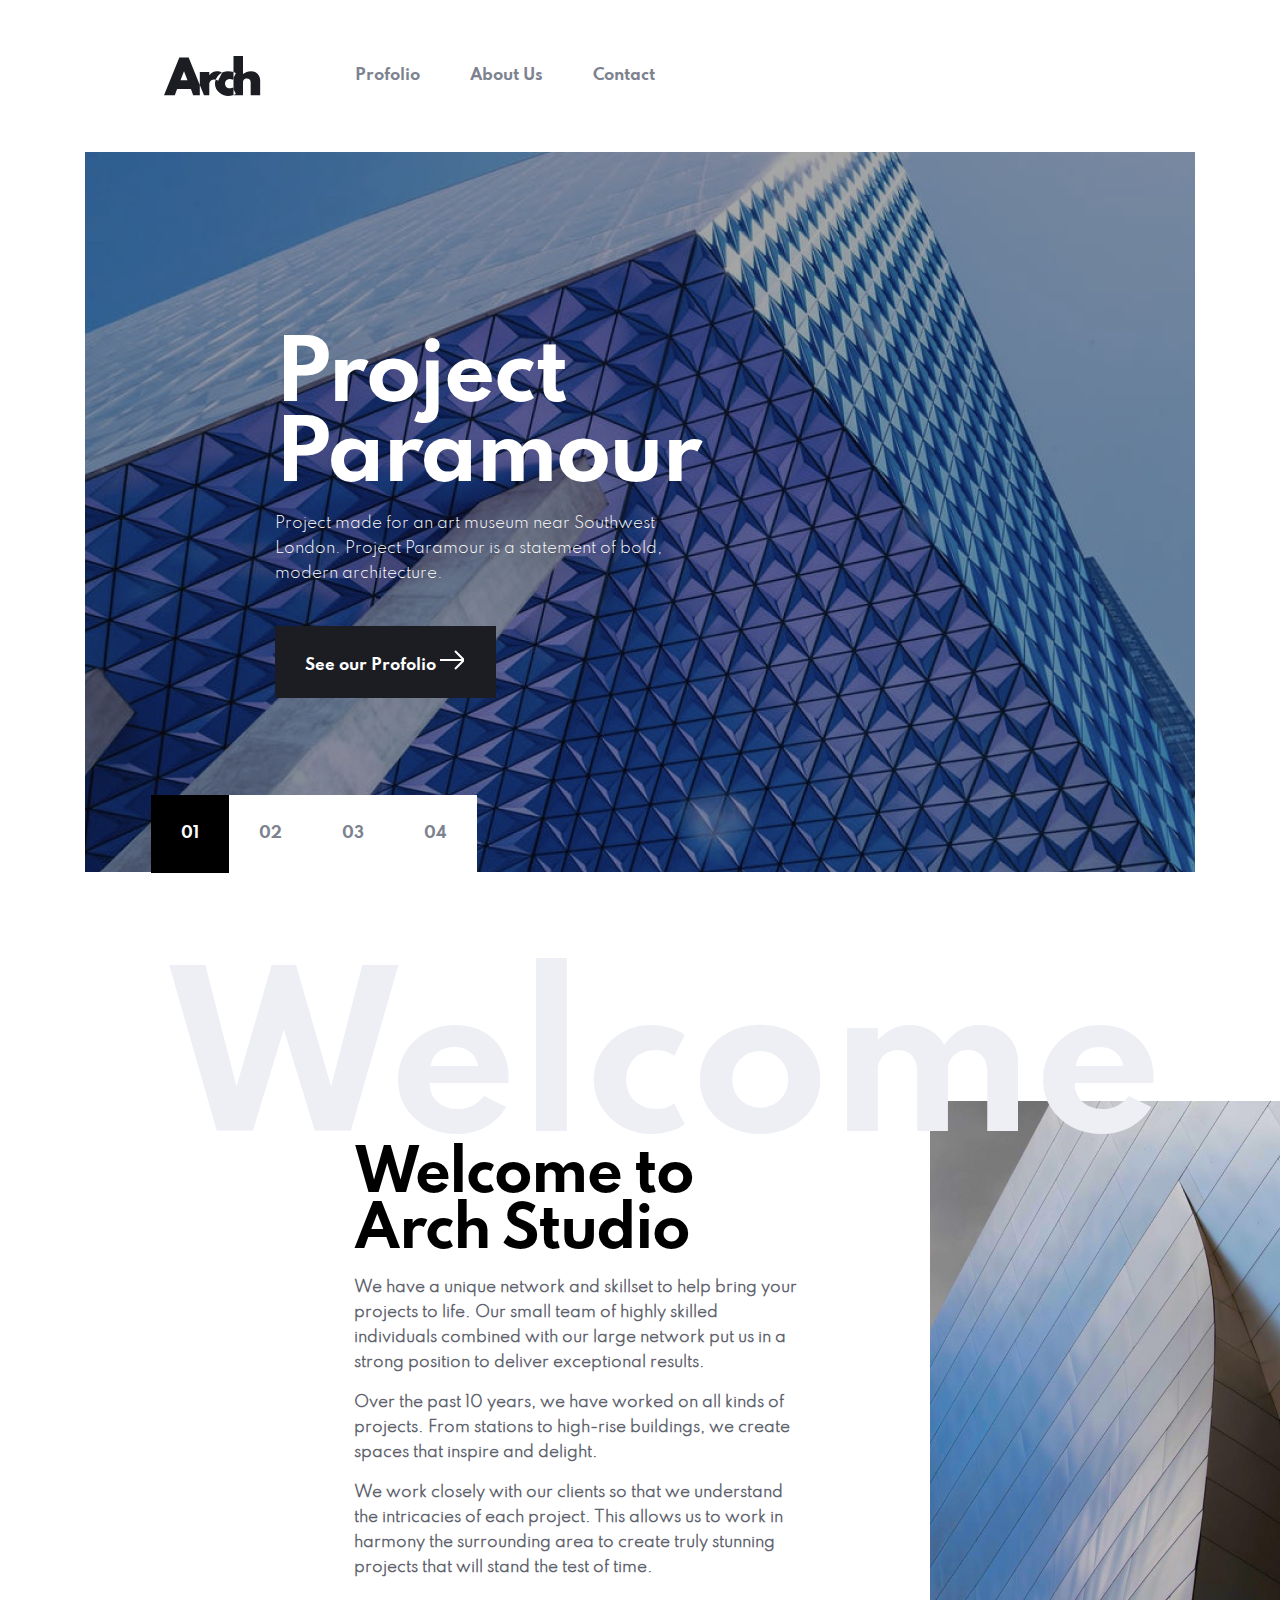
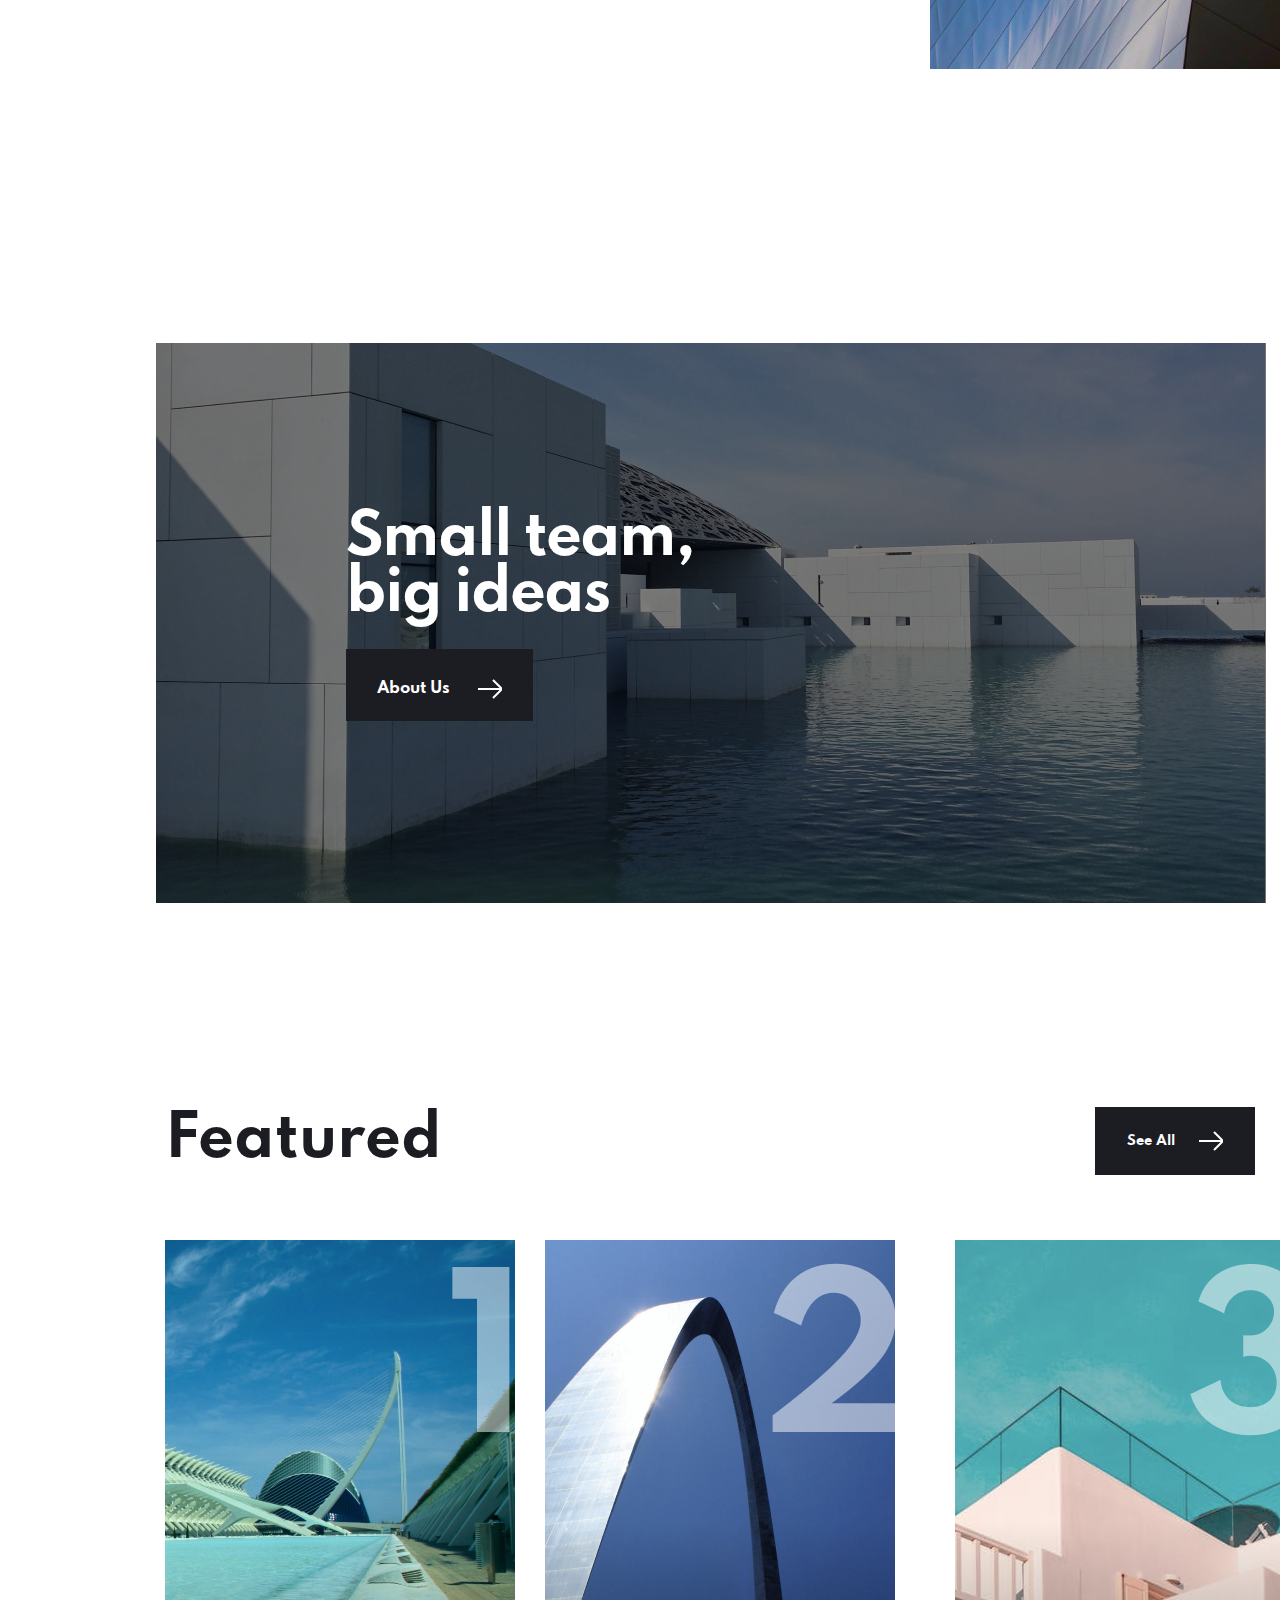
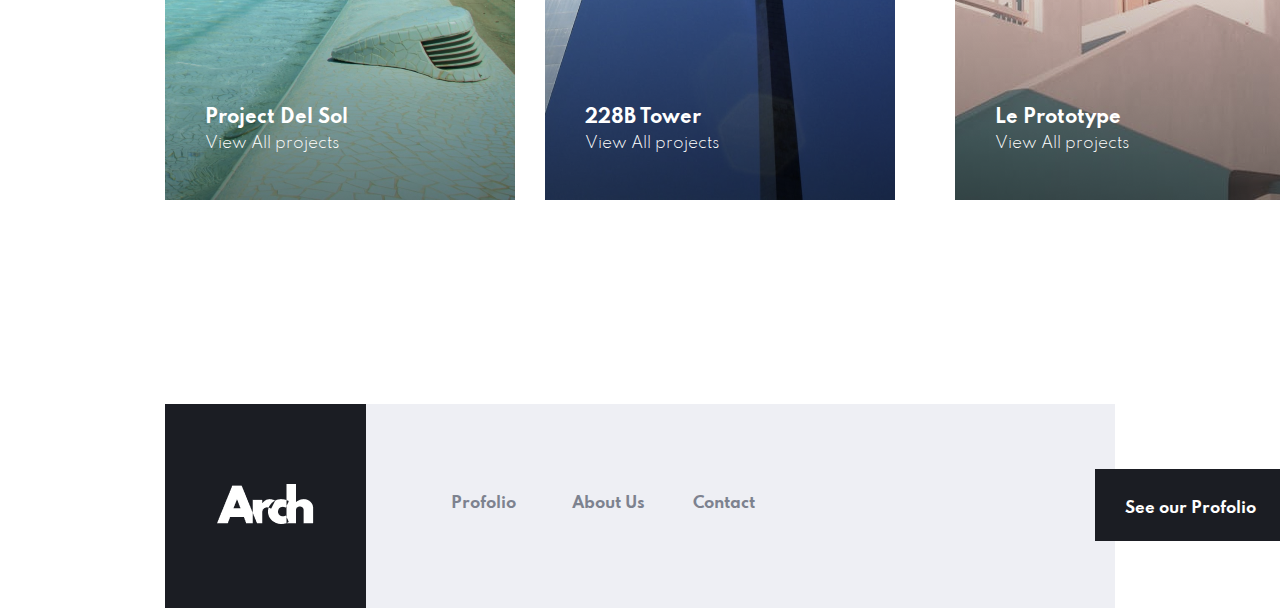
<file: index.html>
<!DOCTYPE html>
<html lang="en">
  <head>
    <meta charset="UTF-8" />
    <meta http-equiv="X-UA-Compatible" content="IE=edge" />
    <meta name="viewport" content="width=device-width, initial-scale=1.0" />
    <title>Main Page</title>
    <link rel="stylesheet" href="css/arch-website.css" />
  </head>
  <body>
    <div class="container">
      <header>
        <img src="Icons/arch-logo.svg" alt="arch-logo" class="arch-logo" />
        <ul>
          <li>
            <a href="profolio.html">Profolio</a>
          </li>
          <li>
            <a href="about.html">About Us</a>
          </li>
          <li>
            <a href="contact.html">Contact</a>
          </li>
        </ul>
      </header>
      <main>
        <section class="profolio">
          <section class="projects">
            <div class="building-pic">
              <img
                src="Images/building-image.png"
                alt="bulding pic"
                class="desktop-img"
              />
              <img src="Images/main-mobile-1.png" class="mobile-img" />
            </div>

            <div class="projects-details">
              <h1>Project Paramour</h1>
              <p>
                Project made for an art museum near Southwest London. Project
                Paramour is a statement of bold, modern architecture.
              </p>
              <button class="button">
                See our Profolio
                <img src="/Icons/arrowicon.svg" alt="arrow-icon" />
              </button>
            </div>
          </section>

          <section class="lists">
            <ol class="pagination">
              <li class="active-state">01</li>
              <li>02</li>
              <li>03</li>
              <li>04</li>
            </ol>
          </section>
        </section>
        <section class="arch-studio">
          <h1 class="welcome">Welcome</h1>
          <section class="arch-details">
            <div class="introduction">
              <h2>Welcome to Arch Studio</h2>
              <div class="info-arch">
                <p>
                  We have a unique network and skillset to help bring your
                  projects to life. Our small team of highly skilled individuals
                  combined with our large network put us in a strong position to
                  deliver exceptional results.
                </p>
                <p>
                  Over the past 10 years, we have worked on all kinds of
                  projects. From stations to high-rise buildings, we create
                  spaces that inspire and delight.
                </p>
                <p>
                  We work closely with our clients so that we understand the
                  intricacies of each project. This allows us to work in harmony
                  the surrounding area to create truly stunning projects that
                  will stand the test of time.
                </p>
              </div>
            </div>

            <div class="arch-studio-pic">
              <img
                src="Images/arch-studio.jpg"
                alt="arch-studio pic"
                class="desktop-img"
              />
            </div>
          </section>
        </section>

        <section class="ideas">
          <div class="house-img">
            <img
              src="Images/house-pic.png"
              alt="house-pic"
              class="desktop-img"
            />
            <img src="Images/house-mobile.png" class="mobile-img" />
          </div>
          <div class="ideas-info">
            <h1>Small team, big ideas</h1>
            <button>
              About Us
              <img src="/Icons/arrowicon.svg" alt="" />
            </button>
          </div>
        </section>
        <section class="featured">
          <div class="see-more">
            <h1>Featured</h1>
            <button>
              See All
              <img
                src="/Icons/arrowicon.svg"
                alt="arrow-icon"
                class="arrow-btn"
              />
            </button>
          </div>
          <section class="cards">
            <div class="card">
              <img src="Images/card-1.png" alt="" class="desktop-img" />
              <img src="Images/card1-mobile.png" alt="" class="mobile-img" />
              <div class="card-details">
                <h1>Project Del Sol</h1>
                <p>View All projects</p>
              </div>
            </div>
            <div class="card card-2">
              <img src="Images/card-2.png" alt="" class="desktop-img" />
              <img src="Images/card2-mobile.png" alt="" class="mobile-img" />
              <div class="card-details">
                <h1>228B Tower</h1>
                <p>View All projects</p>
              </div>
            </div>
            <div class="card card-2">
              <img src="Images/card-3.png" alt="" class="desktop-img" />
              <img src="Images/card3-mobile.png" alt="" class="mobile-img" />
              <div class="card-details">
                <h1>Le Prototype</h1>
                <p>View All projects</p>
              </div>
            </div>
            <button class="see-morebtn">
              See All
              <img
                src="/Icons/arrowicon.svg"
                alt="arrow-icon"
                class="arrow-btn"
              />
            </button>
          </section>
          <footer>
            <div class="logo">
              <img src="Icons/arch-logo-2.png   " alt="" />
            </div>

            <ol class="header-items">
              <a href="#">
                <li>Profolio</li>
              </a>
              <a href="#">
                <li class="about-us">About Us</li>
              </a>
              <a href="#">
                <li>Contact</li>
              </a>
            </ol>
            <button class="see-profolio">
              See our Profolio
              <img src="/Icons/arrowicon.svg" alt="" />
            </button>
          </footer>
        </section>
      </main>
    </div>
  </body>
</html>
</file>
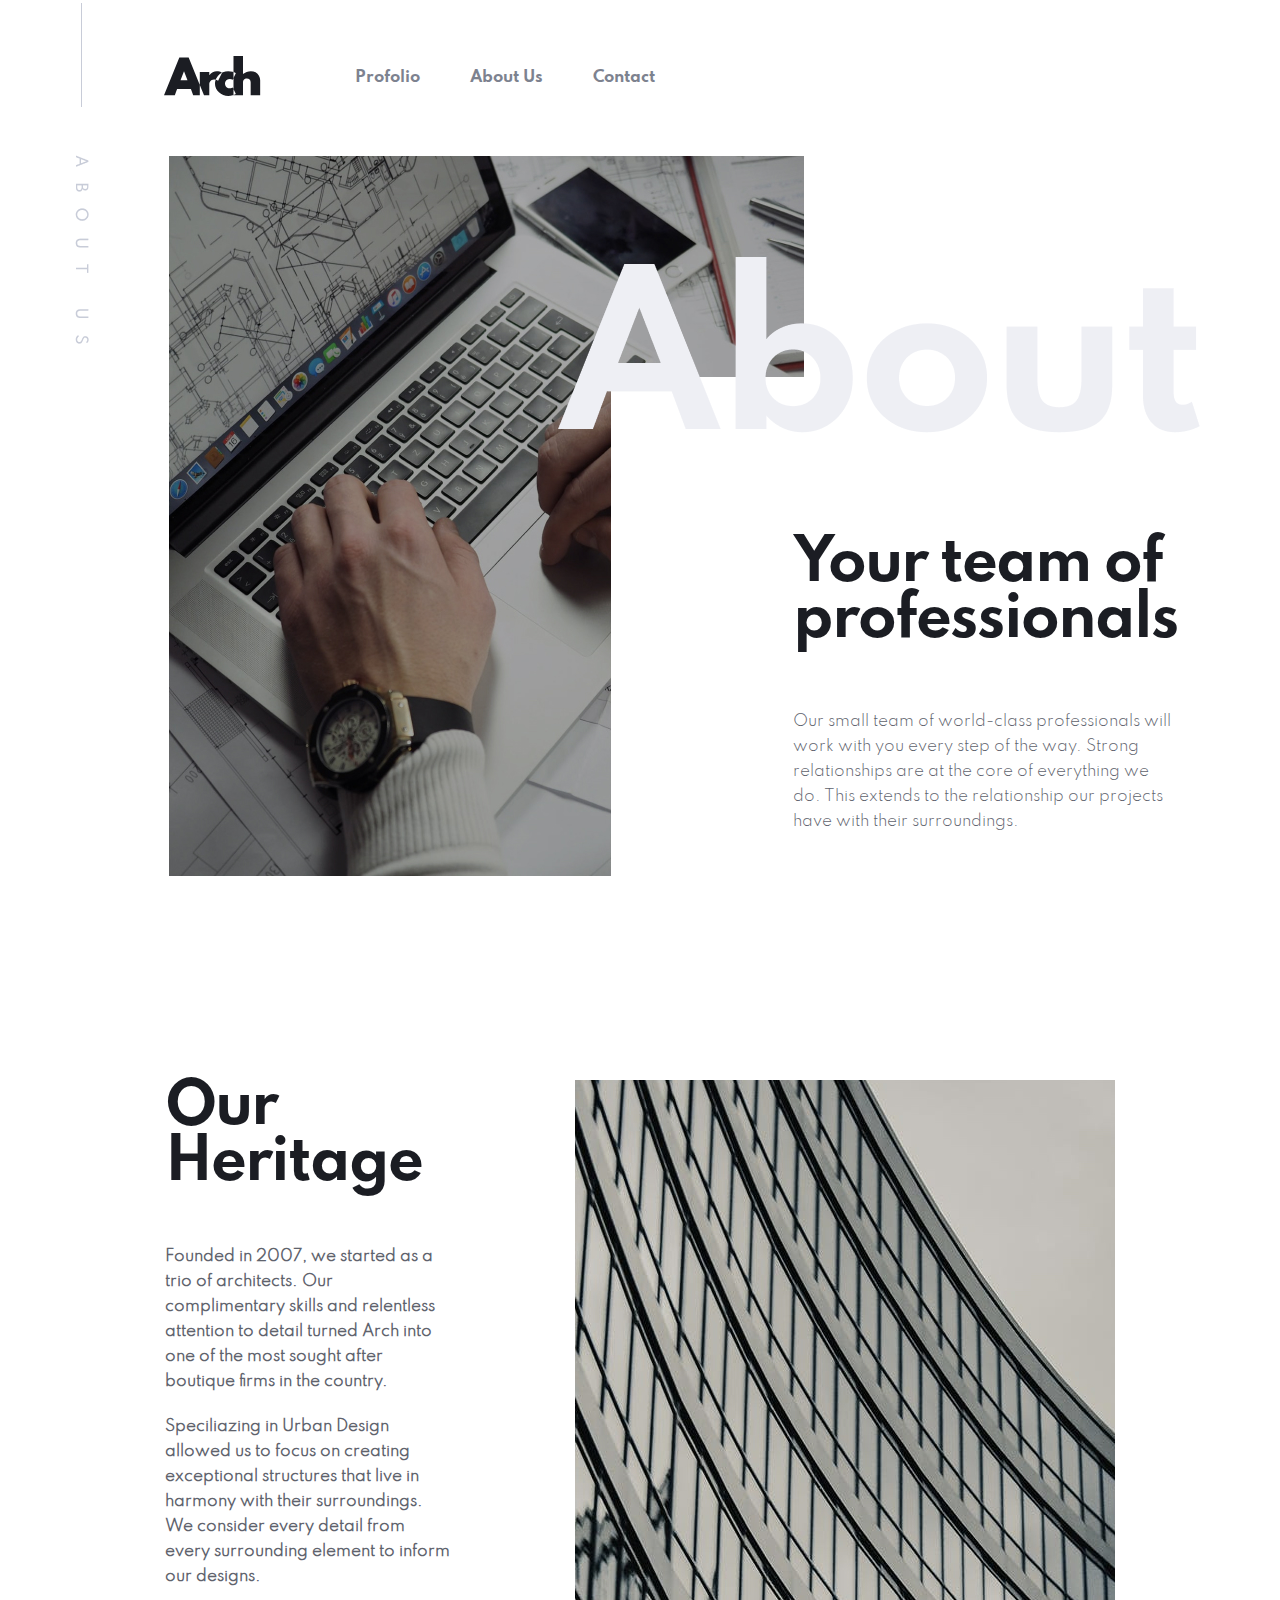
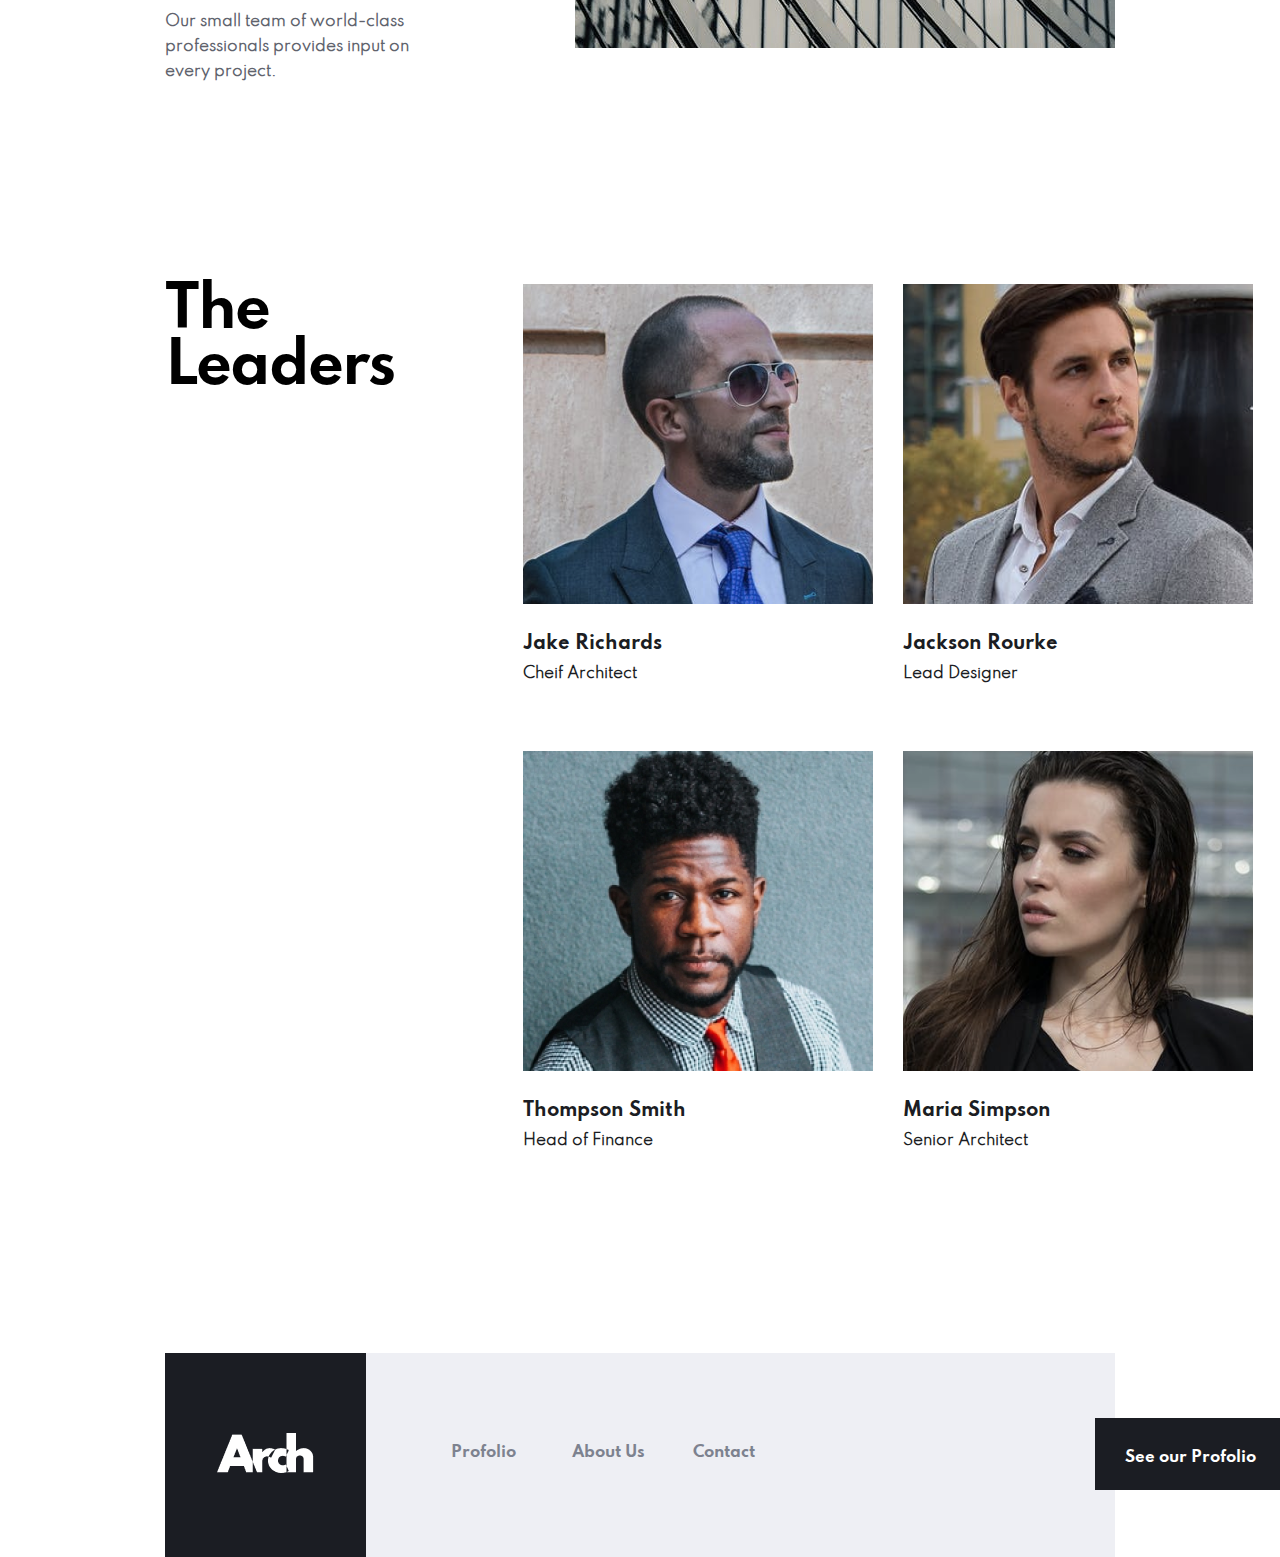
<file: about.html>
<!DOCTYPE html>
<html lang="en">
  <head>
    <meta charset="UTF-8" />
    <meta http-equiv="X-UA-Compatible" content="IE=edge" />
    <meta name="viewport" content="width=device-width, initial-scale=1.0" />
    <title>About Us</title>
    <link rel="stylesheet" href="../css/arch-website.css" />
  </head>
  <body>
    <div class="container">
      <header>
        <a href="index.html">
          <img src="../Icons/arch-logo.svg" alt="arch-logo" class="arch-logo" />
        </a>
        <ul>
          <li>
            <a href="profolio.html">Profolio</a>
          </li>
          <li>
            <a href="about.html">About Us</a>
          </li>
          <li>
            <a href="contact.html">Contact</a>
          </li>
        </ul>
      </header>
      <main>
        <section class="about">
          <div class="about-imgs">
            <img src="../Icons/About-us.png" class="about-us-icon" />
            <div class="about-pic">
              <img src="../Images/about-mobile.png" class="mobile-img" />
              <img src="../Images/about-pic.jpg" class="desktop-img" />
            </div>
            <div class="about-icon">
              <img src="../Icons/about-icon.png" alt="about icon" />
            </div>
          </div>
          <div class="professional-team">
            <h1>Your team of professionals</h1>
            <p>
              Our small team of world-class professionals will work with you
              every step of the way. Strong relationships are at the core of
              everything we do. This extends to the relationship our projects
              have with their surroundings.
            </p>
          </div>
        </section>

        <section class="heritage">
          <div class="heritage-info">
            <h1>Our Heritage</h1>
            <p>
              Founded in 2007, we started as a trio of architects. Our
              complimentary skills and relentless attention to detail turned
              Arch into one of the most sought after boutique firms in the
              country.
            </p>
            <p>
              Speciliazing in Urban Design allowed us to focus on creating
              exceptional structures that live in harmony with their
              surroundings. We consider every detail from every surrounding
              element to inform our designs.
            </p>
            <p>
              Our small team of world-class professionals provides input on
              every project.
            </p>
          </div>
          <div class="heritage-pic">
            <img src="../Images/heritage-pic.jpg" class="desktop-img" />
          </div>
        </section>
        <section class="leaders">
          <h1>The Leaders</h1>
          <div class="finance-architect">
            <div class="leader leader-1">
              <img src="../Images/leader1.png" class="leader-pic" />
              <h2>Jake Richards</h2>
              <p>Cheif Architect</p>
              <div class="icons">
                <img src="../Icons/linkdeln-icon.png" alt="linkdeln icon" />
                <img src="../Icons/twitter-icon.png" class="twitter-icon" />
              </div>
            </div>
            <div class="leader leader-2">
              <img
                src="../Images/leader2.jpg"
                alt="leader pic"
                class="leader-pic"
              />
              <h2>Thompson Smith</h2>
              <p>Head of Finance</p>
              <div class="icons">
                <img src="../Icons/linkdeln-icon.png" />
                <img src="../Icons/twitter-icon.png" class="twitter-icon" />
              </div>
            </div>
          </div>
          <div class="designer-finance">
            <div class="leader leader-4">
              <img
                src="../Images/leader3.png"
                alt="leader pic"
                class="leader-pic"
              />
              <h2>Jackson Rourke</h2>
              <p>Lead Designer</p>
              <div class="icons">
                <img src="../Icons/linkdeln-icon.png" alt="linkdeln icon" />
                <img src="../Icons/twitter-icon.png" class="twitter-icon" />
              </div>
            </div>
            <div class="leader leader-3">
              <img
                src="../Images/leader4.png"
                alt="leader  pic"
                class="leader-pic"
              />
              <h2>Maria Simpson</h2>
              <p>Senior Architect</p>
              <div class="icons">
                <img src="../Icons/linkdeln-icon.png" alt="linkdeln icon" />
                <img src="../Icons/twitter-icon.png" class="twitter-icon" />
              </div>
            </div>
          </div>
        </section>
      </main>
      <footer>
        <div class="logo">
          <img src="../Icons/arch-logo-2.png " />
        </div>

        <ol class="header-items">
          <a href="#">
            <li>Profolio</li>
          </a>
          <a href="#">
            <li class="about-us">About Us</li>
          </a>
          <a href="#">
            <li>Contact</li>
          </a>
        </ol>
        <button class="see-profolio">
          See our Profolio
          <img src="../Icons/arrowicon.svg" />
        </button>
      </footer>
    </div>
  </body>
</html>
</file>
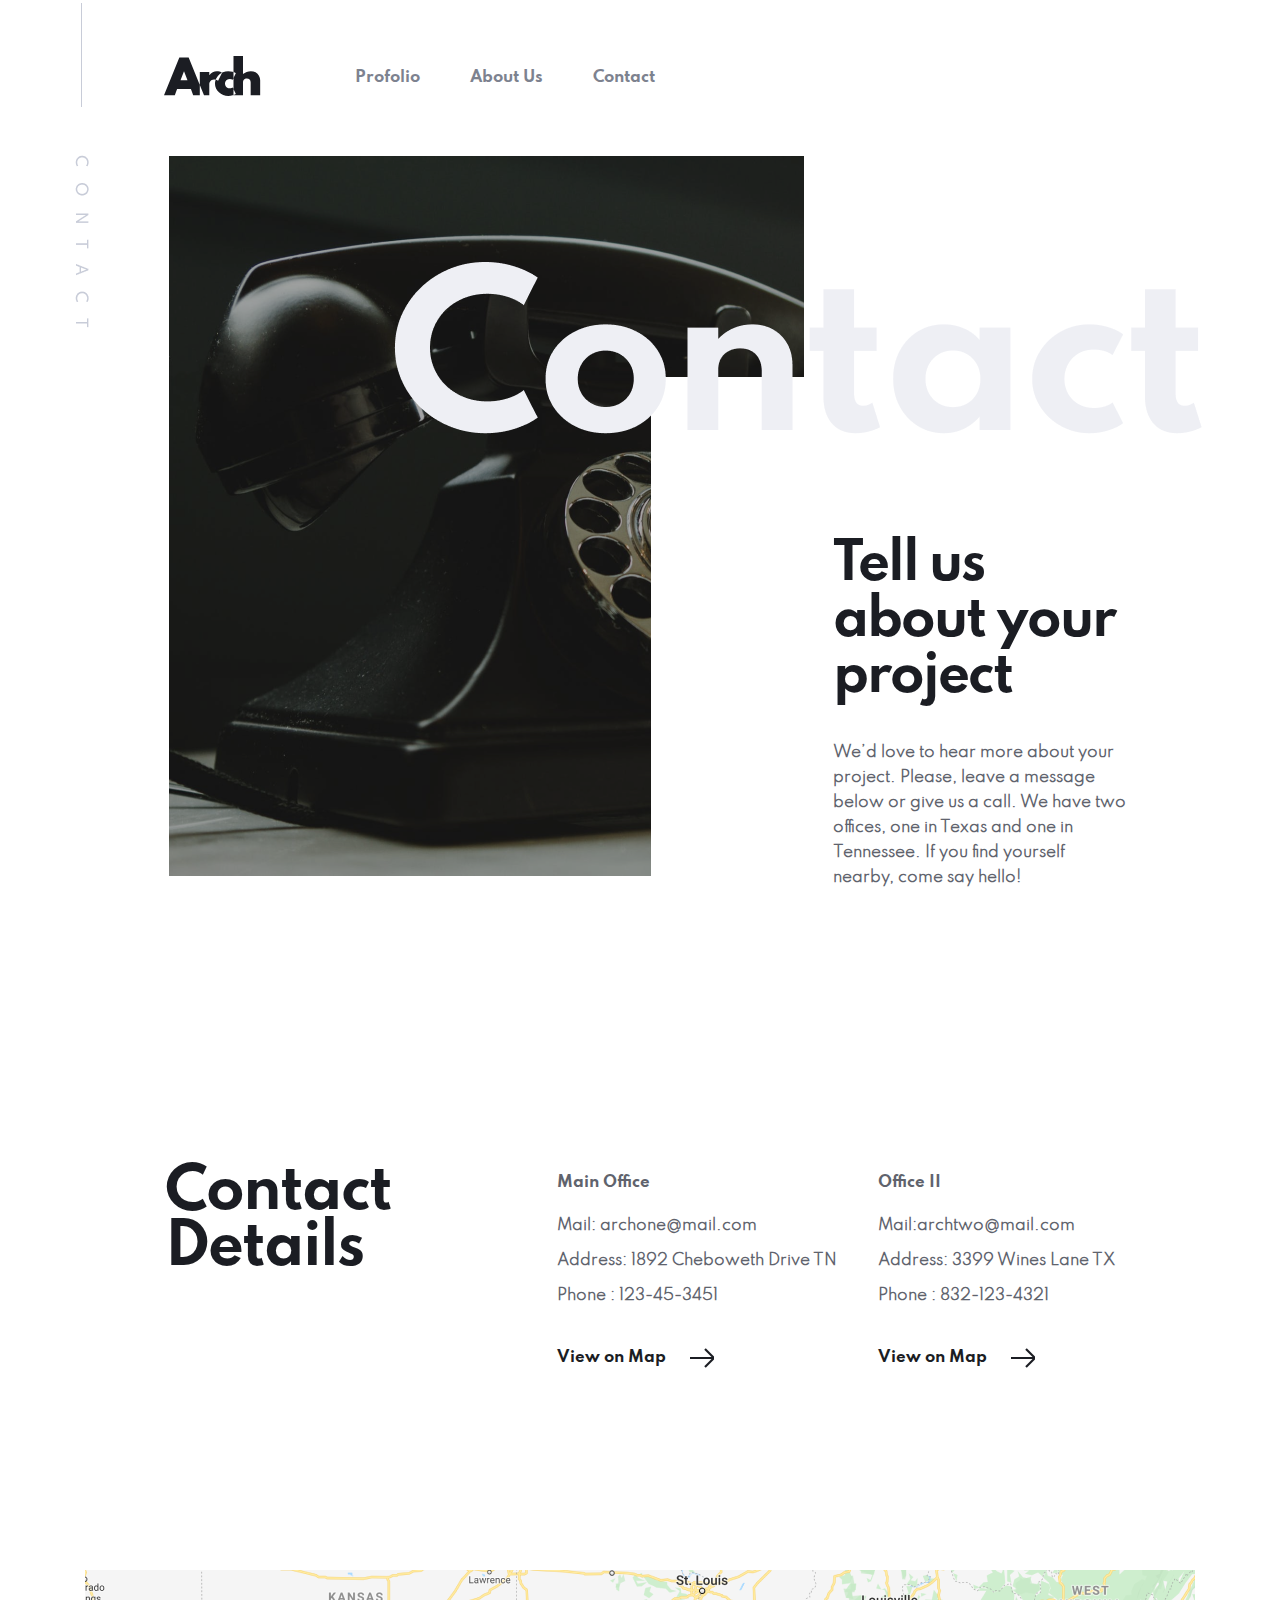
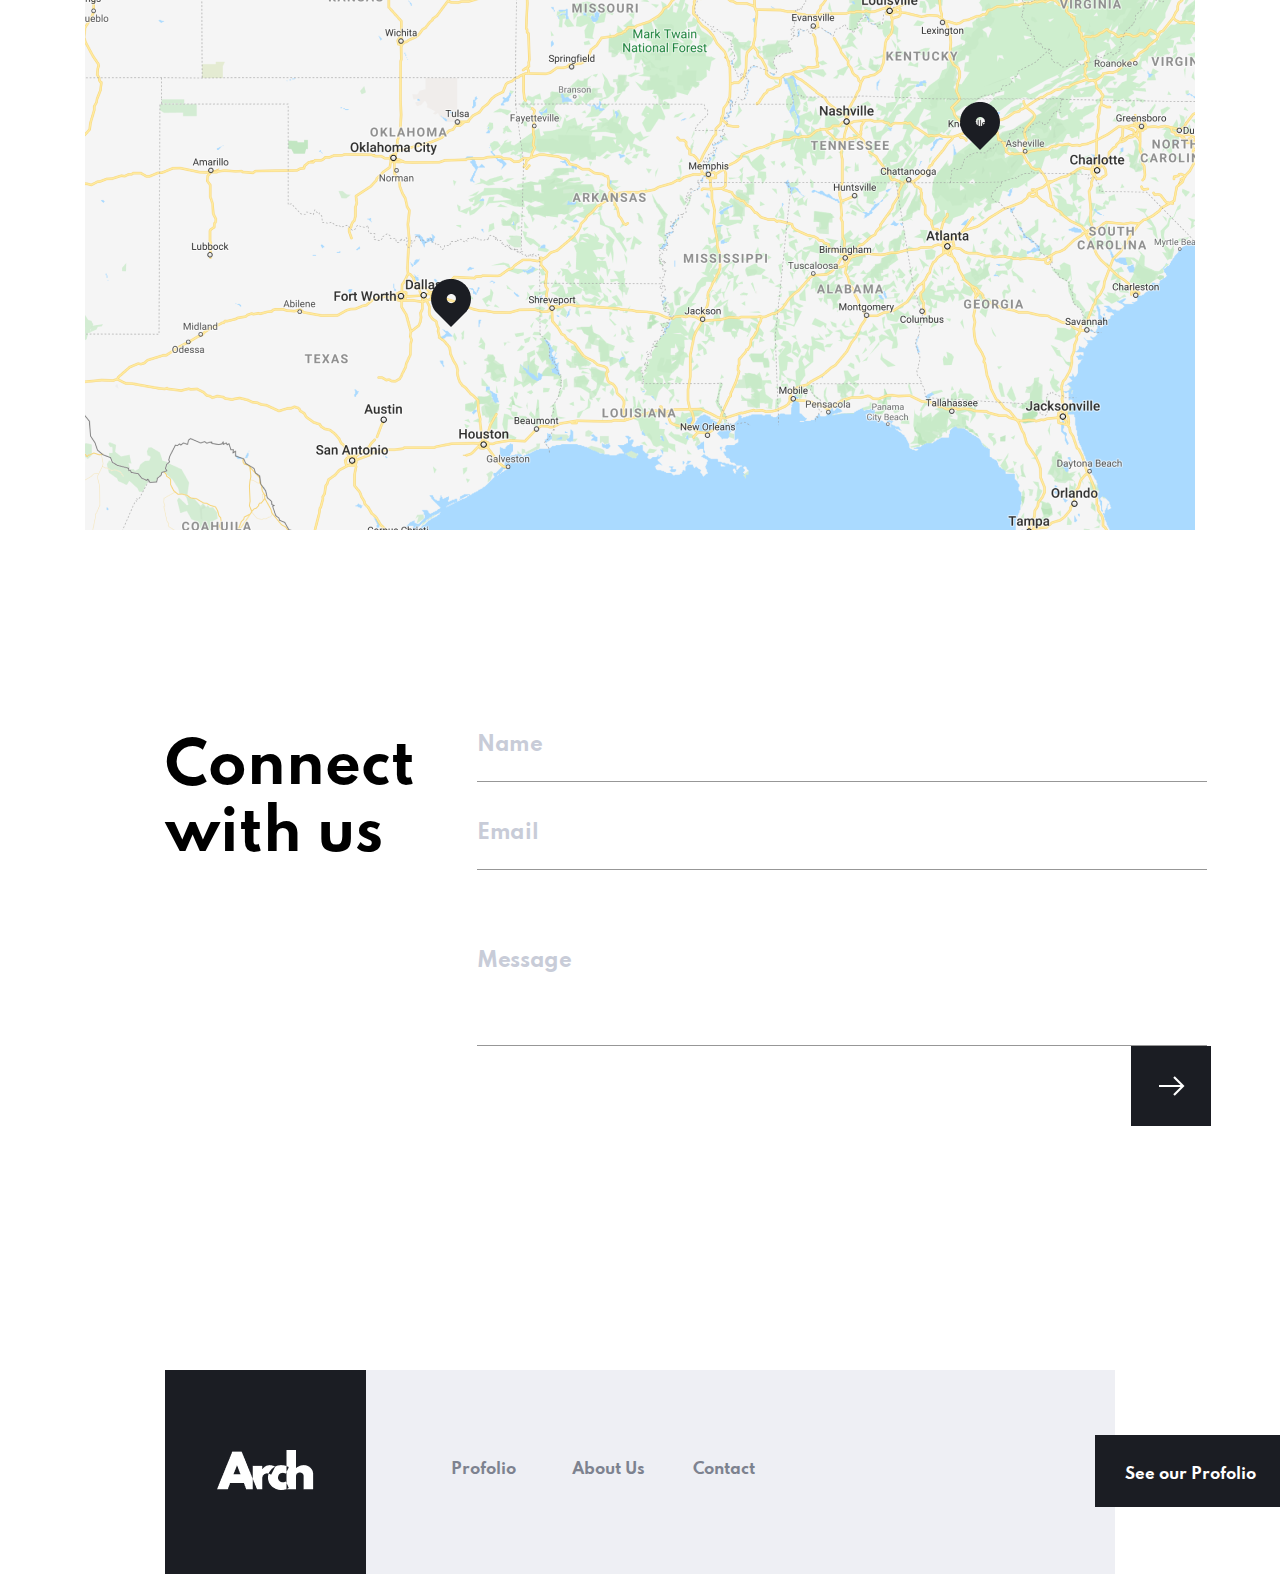
<file: contact.html>
<!DOCTYPE html>
<html lang="en">
  <head>
    <meta charset="UTF-8" />
    <meta http-equiv="X-UA-Compatible" content="IE=edge" />
    <meta name="viewport" content="width=device-width, initial-scale=1.0" />
    <title>Contact</title>
    <link rel="stylesheet" href="../css/arch-website.css" />
  </head>
  <body>
    <div class="container">
      <header>
   <a href="index.html">
    <img src="../Icons/arch-logo.svg" alt="arch-logo" class="arch-logo" />
        </a>
        <ul>
          <li>
            <a href="profolio.html">Profolio</a>
          </li>
          <li>
            <a href="about.html">About Us</a>
          </li>
          <li>
            <a href="contact.html">Contact</a>
          </li>
        </ul>
      </header>
      <main>
        <section class="contact">
          <div class="contact-info">
            <img src="../Icons/contact-icon.png" class="contact-logo-icon" />
            <div class="contact-img">
              <img src="../Images/contact-pic.png" class="desktop-img" />
              <img src="../Images/contact-mobile.png" class="mobile-img" />
            </div>
            <div class="contact-logo">
              <img src="../Icons/contact-logo.png" alt="contact logo" />
            </div>
          </div>
          <section class="reach-us">
            <h1>Tell us about your project</h1>
            <p>
              We’d love to hear more about your project. Please, leave a message
              below or give us a call. We have two offices, one in Texas and one
              in Tennessee. If you find yourself nearby, come say hello!
            </p>
          </section>
        </section>
        <section class="contact-details">
          <h1>Contact Details</h1>
          <div class="main-office">
            <h2>Main Office</h2>
            <p>Mail: archone@mail.com</p>
            <p>Address: 1892 Cheboweth Drive TN</p>
            <p>Phone : 123-45-3451</p>
            <a href="#">
              View on Map
              <img src="../Icons/arrow-btn.png" class="arrow-btn" />
            </a>
          </div>
          <div class="Office-2">
            <h2>Office II</h2>
            <p>Mail:archtwo@mail.com</p>
            <p>Address: 3399 Wines Lane TX</p>
            <p>Phone : 832-123-4321</p>
            <a href="#">
              View on Map
              <img src="../Icons/arrow-btn.png" class="arrow-btn" />
            </a>
          </div>
        </section>
        <section class="arch-location">
          <img src="../Images/arch-location.png" class="desktop-img" />
          <img src="../Images/map-mobile.png" class="mobile-img" />
        </section>
        <section class="connect">
          <h1>Connect with us</h1>
          <form>
            <input type="text" placeholder="Name" class="name" />
            <input type="text" placeholder="Email" class="email" />
            <input type="text" placeholder="Message" class="message" />
            <img src="../Icons/arrow-1.png" class="arrow-icon" />
          </form>
        </section>
      </main>
      <footer>
        <div class="logo">
          <img src="../Icons/arch-logo-2.png " />
        </div>

        <ol class="header-items">
          <a href="profolio.html">
            <li>Profolio</li>
          </a>
          <a href="about.html">
            <li class="about-us">About Us</li>
          </a>
          <a href="contact.html">
            <li>Contact</li>
          </a>
        </ol>
        <button class="see-profolio">
          See our Profolio
          <img src="../Icons/arrowicon.svg" alt="" />
        </button>
      </footer>
    </div>
  </body>
</html>
</file>
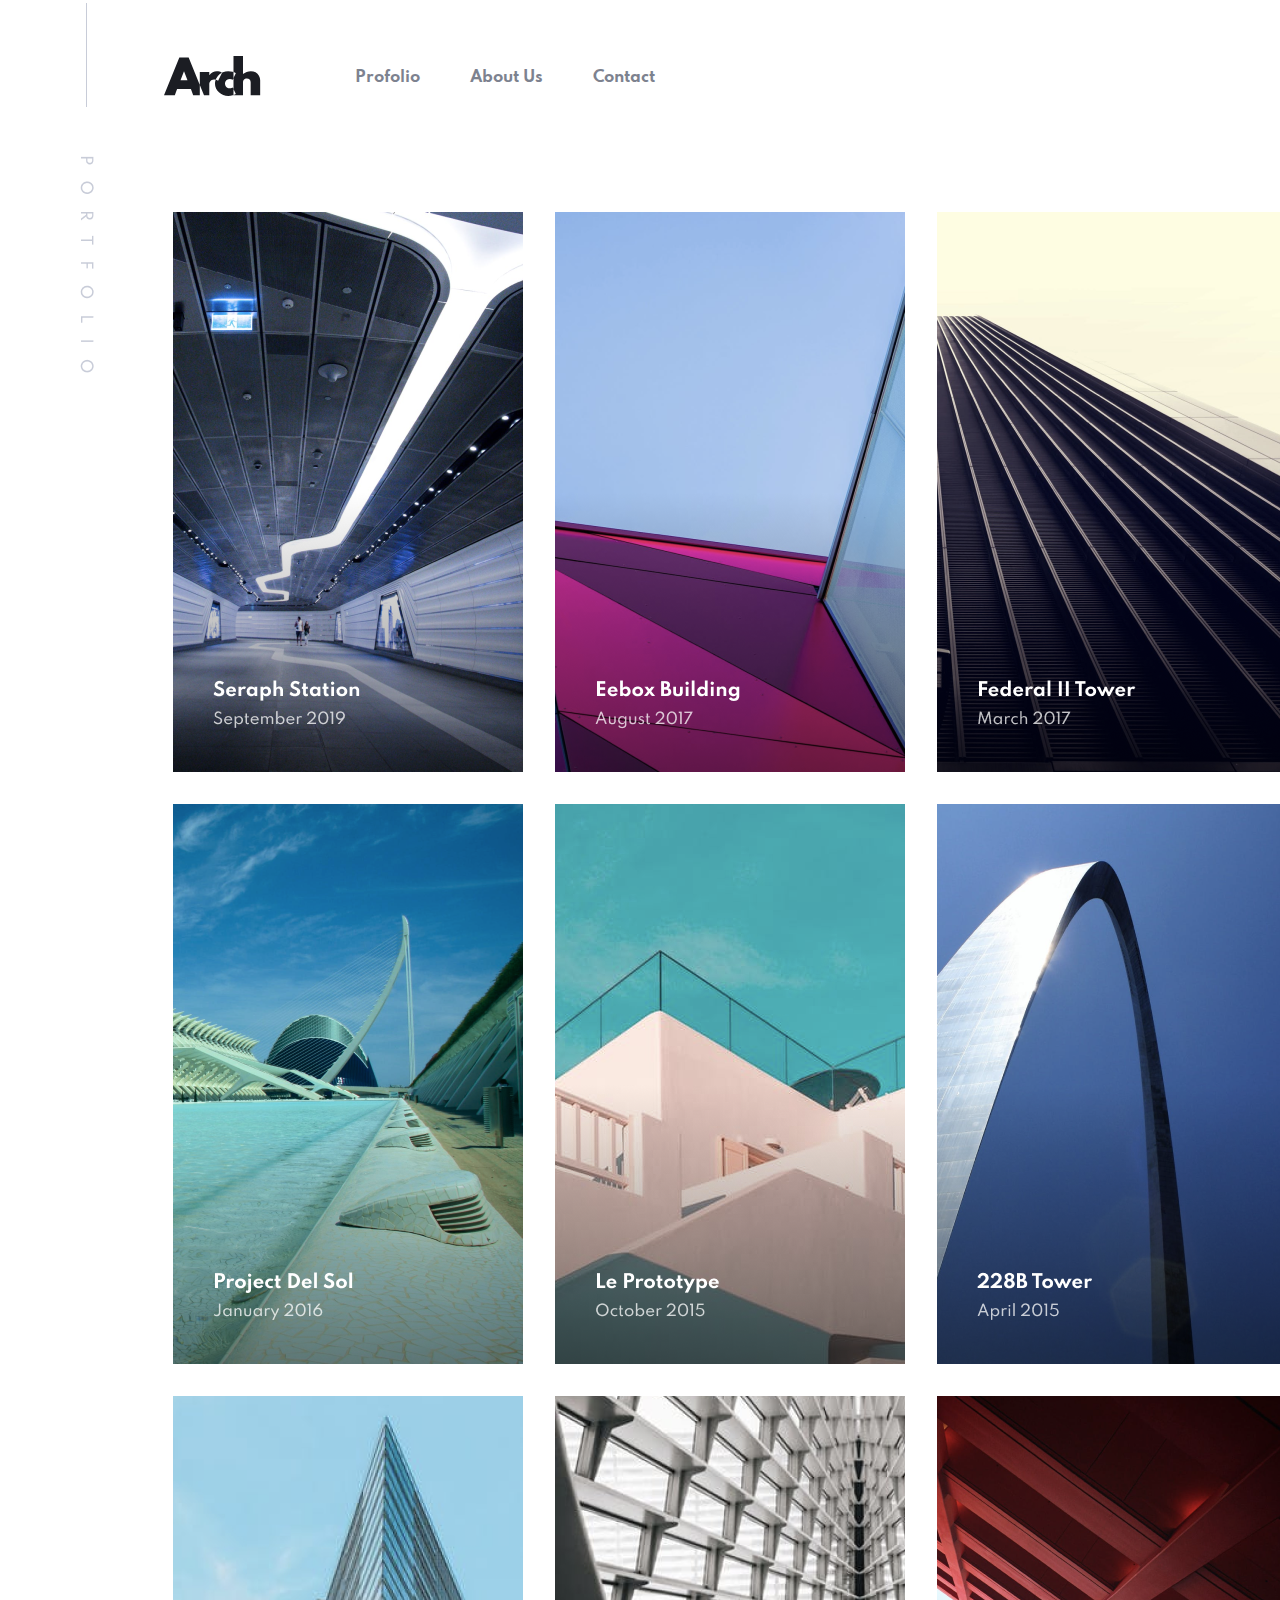
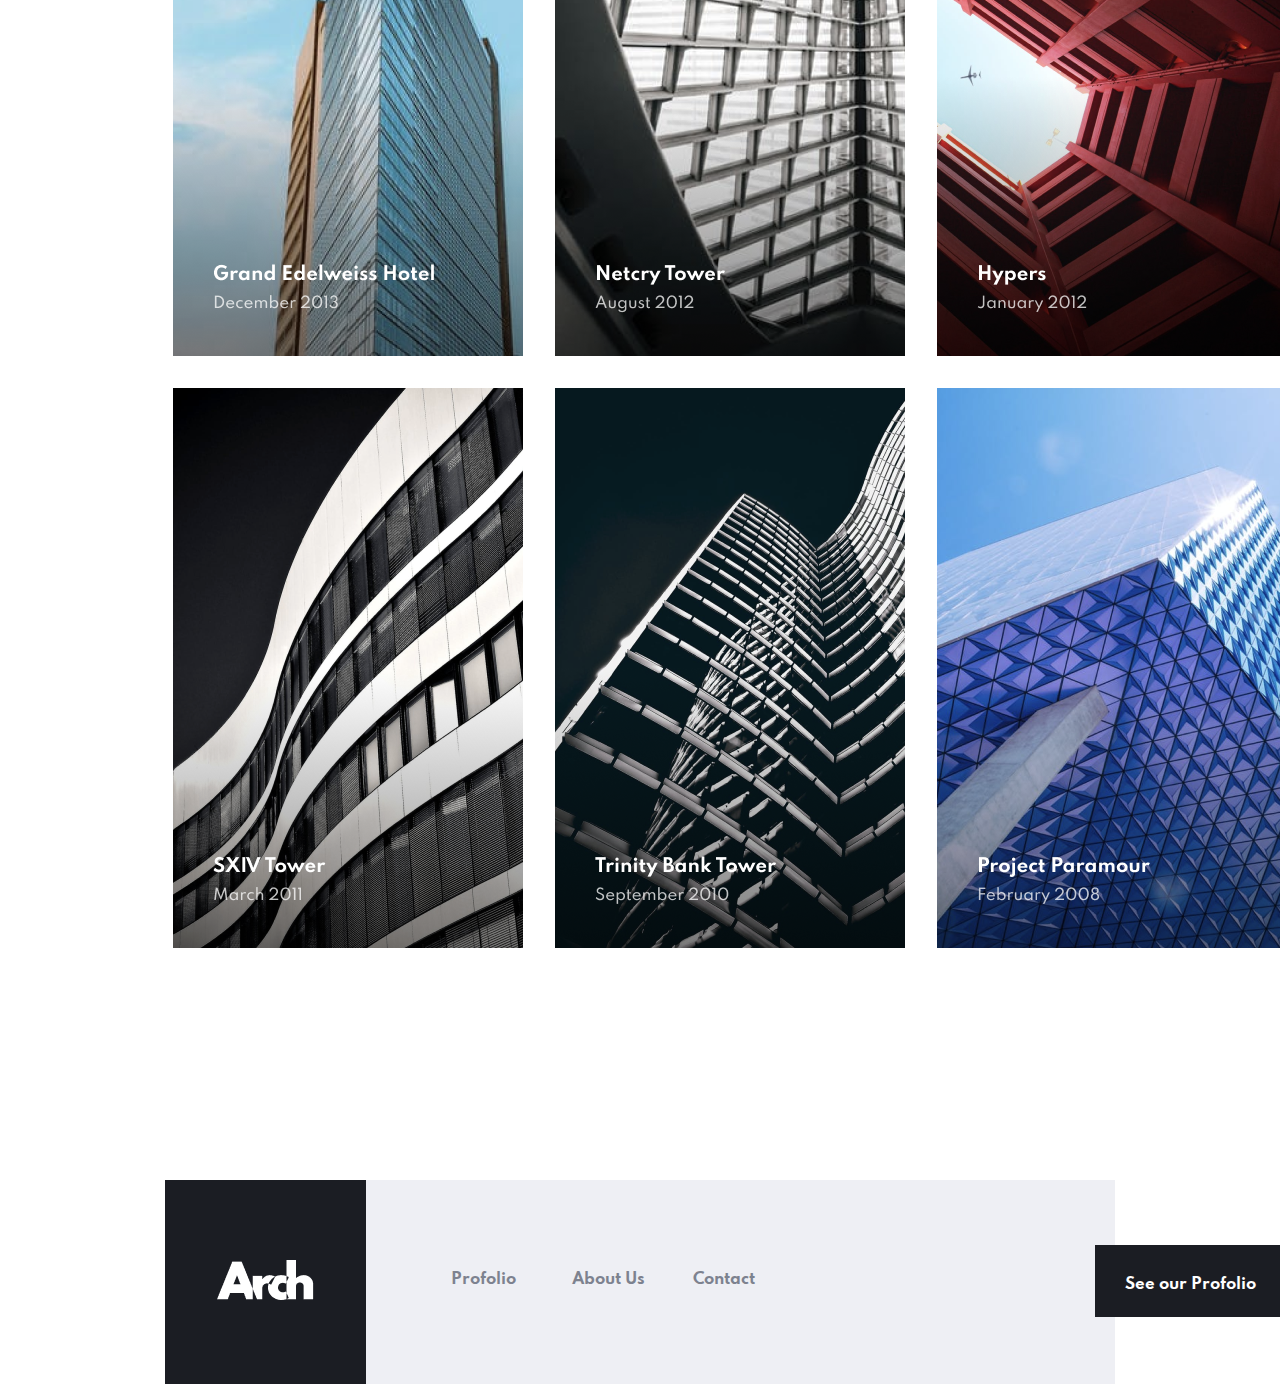
<file: profolio.html>
<!DOCTYPE html>
<html lang="en">
  <head>
    <meta charset="UTF-8" />
    <meta http-equiv="X-UA-Compatible" content="IE=edge" />
    <meta name="viewport" content="width=device-width, initial-scale=1.0" />
    <title>Profolio</title>
    <link rel="stylesheet" href="../css/arch-website.css" />
  </head>
  <body>
    <div class="container">
      <header>
       <a href="index.html">
          <img src="../Icons/arch-logo.svg" alt="arch-logo" class="arch-logo" />
        </a>        
        <ul>
          <li>
            <a href="profolio.html">Profolio</a>
          </li>
          <li>
            <a href="about.html">About Us</a>
          </li>
          <li>
            <a href="contact.html">Contact</a>
          </li>
        </ul>
      </header>
      <main>
        <section class="page-profolio">
          <img src="../Icons/profolio-icon.png" class="profolio-icon" />
          <div class="row-profolio">
            <div class="row-1">
              <img src="../Images/Profoilio-pic-1.png" />
              <img src="../Images/Profoilio-pic-2.png" class="middle-img" />
              <img src="../Images/Profoilio-pic-3.png" />
            </div>
            <div class="row-2">
              <img src="../Images/Profoilio-pic-4.png" />
              <img src="../Images/Profoilio-pic-5.png" class="middle-img" />
              <img src="../Images/Profoilio-pic-6.png" />
            </div>
            <div class="row-3">
              <img src="../Images/Profoilio-pic-7.png" />
              <img src="../Images/Profoilio-pic-8.png" class="middle-img" />
              <img src="../Images/Profoilio-pic-9.png" />
            </div>
            <div class="row-4">
              <img src="../Images/Profoilio-pic-10.png" />
              <img src="../Images/Profoilio-pic-11.png" class="middle-img" />
              <img src="../Images/Profoilio-pic-12.png" />
            </div>
          </div>
        </section>
      </main>

      <footer>
        <section class="logo">
          <img src="../Icons/arch-logo-2.png " />
        </section>

        <ol class="header-items">
          <a href="#">
            <li>Profolio</li>
          </a>
          <a href="#">
            <li class="about-us">About Us</li>
          </a>
          <a href="#">
            <li>Contact</li>
          </a>
        </ol>
        <button class="see-profolio">
          See our Profolio
          <img src="/Icons/arrowicon.svg" />
        </button>
      </footer>
    </div>
  </body>
</html>
</file>
<file: css/arch-website.css>
* {
  padding: 0;
  margin: 0;
  box-sizing: border-box;
}
@font-face {
  font-family: Sparta-bold;
  src: url(../Fonts/Spartan-Bold.ttf);
}
@font-face {
  font-family: Sparta-medium;
  src: url(../Fonts/Spartan-Light.ttf);
}
.container {
  max-width: 1440px;
  margin: 0 auto;
}
.arch-logo {
  max-width:97px;
}
header,
ul {
  display: flex;
  align-items: center;
}

header {
  padding: 56px 769px 56px 164px;
}
ul {
  margin-left: 94px;
  list-style-type: none;
  gap: 50px;
}
ul li a {
  font-family: Sparta-bold;
  color: #7d828f;
  font-size: 15px;
  display: flex;
  white-space: nowrap;
  text-decoration: none;
}
ul li:hover,
ol li:hover {
  color: #1b1d23;
}
.about-us {
  white-space: nowrap;
  padding: 0 48px 0 56px;
}
.mobile-img {
  display: none;
}
.projects-details {
  padding: 180px 376px 180px 190px;
  position: absolute;
  top: 5px;
}
.projects-details h1 {
  font-family: Sparta-bold;
  font-size: 80px;
  color: #ffff;
  line-height: 80px;
  letter-spacing: -2px;
}
.projects-details p {
  font-family: Sparta-medium;
  font-size: 15px;
  color: #ffff;
  max-width: 421px;
  margin: 14px 0 40px 0;
  line-height: 25px;
}
.home-icon {
  display: flex;
}
.building-pic {
  position: relative;
}

.profolio {
  display: flex;
  justify-content: space-evenly;
  align-items: flex-start;
  position: relative;
}
.see-profolio img {
  padding-left: 24px;
}
[type="button"]:hover,
.ideas-info button:hover,
.see-more button:hover,
.see-profolio:hover {
  background-color: #60636d;
}
.button {
  font-family: Sparta-bold;
  font-size: 15px;
  color: #ffff;
  padding: 24px 32px 23px 30px;
  background-color: #1b1d23;
  border: none;
}

[type="button"] img {
  position: relative;
  top: 6px;
  margin-left: 24px;
}
.lists {
  position: absolute;
  left: 73px;
  bottom: -27px;
  margin-left: 30px;
}
.active-state:first-of-type {
  background-color: #000000;
}
.pagination li {
  padding: 30px;
  background-color: #ffff;
}
.pagination li:hover {
  background-color: #eeeff4;
}
.info-arch {
  max-width: 445px;
}
.pagination {
  font-family: Sparta-bold;
  font-size: 15px;
  color: #7d828f;
  list-style-type: none;
  display: flex;
  padding: 30px;
  margin-left: 18px;
}
.active-state {
  color: #ffff;
  background-color: rgb(0, 0, 0);
}
.introduction {
  margin: -23px 125px 0 354px;
}

.arch-details {
  display: flex;
}
.arch-studio h1 {
  font-family: Sparta-bold;
  font-size: 200px;
  color: #eeeff4;
  line-height: 200px;
  position: relative;
  z-index: 10;
  margin: 95px 0 0 165px;
}
.arch-details h2 {
  font-family: Sparta-bold;
  max-width: 481px;
  font-size: 56px;
  line-height: 56px;
  letter-spacing: -2px;
}
.arch-details p {
  font-family: Sparta-medium;
  font-size: 15px;
  font-weight: bold;
  color: #60636d;
  margin-top: 15px;
  line-height: 25px;
}
.arch-studio-pic {
  position: relative;
  top: -70px;
}
.ideas {
  margin: 200px 156px;
  position: relative;
}

.ideas-info {
  font-family: Sparta-bold;
  position: absolute;
  top: 168px;
  left: 190px;
  bottom: 168px;
}
.ideas-info h1 {
  max-width: 445px;
  font-family: Sparta-bold;
  font-size: 56px;
  color: #ffff;
  line-height: 56px;
  letter-spacing: -2px;
}
.ideas-info button {
  font-family: Sparta-bold;
  font-size: 15px;
  border: none;
  background-color: #1b1d23;
  color: #ffff;
  margin-top: 26px;
  width: 187px;
  height: 72px;
}
.ideas-info button:hover {
  background-color: #60636d;
}
.ideas-info button img,
.header-2 button img {
  margin-left: 24px;
  position: relative;
  top: 6px;
}

.see-more {
  margin: 0 165px 65px 165px;
  display: flex;
  align-items: center;
}
.see-more h1 {
  margin-right: 653px;
  color: #1b1d23;
  font-family: Sparta-bold;
  font-size: 56px;
  line-height: 56px;
}
.see-more button {
  display: flex;
  align-items: center;
  white-space: nowrap;
  font-family: Sparta-bold;
  background-color: #1b1d23;
  color: #ffff;
  padding: 24px 32px;
  border: none;
}
.desktop-btn {
  display: none;
}
.card-2 {
  margin-left: 30px;
  margin-right: 30px;
}
.cards {
  margin: 0 165px;
  display: flex;
}
.cards .card {
  position: relative;
}
.card .card-details {
  position: absolute;
  top: 466px;
  left: 40px;
}
.see-morebtn {
  display: none;
}
.card-details h1 {
  font-family: Sparta-bold;
  color: #ffff;
  line-height: 25px;
  font-size: 18px;
  margin-bottom: 4px;
}
.card-details p {
  font-family: Sparta-medium;
  font-size: 15px;
  color: #ffff;
}
footer {
  text-decoration: none;
  background-color: #eeeff4;
  display: flex;
  margin: 200px 165px 0 165px;
  position: relative;
}
.logo {
  padding: 80px 52px;
  background-color: #1b1d23;
}
.header-items {
  display: flex;
  padding: 87px 383px 88px 85px;
}
.header-items a {
  list-style-type: none;
  text-decoration: none;
}
.header-items li {
  font-family: Sparta-bold;
  font-size: 15px;
  line-height: 25px;
  color: #7d828f;
}
.see-profolio {
  font-family: Sparta-bold;
  font-size: 15px;
  background-color: #1b1d23;
  color: #ffff;
  border: none;
  padding: 24px 32px 23px 30px;
  margin-top: 65px;
  margin-left: 260px;
  position: absolute;
  left: 670px;
  white-space: nowrap;
}
.page-profolio {
  display: flex;
  align-items: flex-start;
  margin: 0 165px;
}
.profolio-icon {
  margin: -153px 75px 0 -92px;
}
.row-1 {
  margin-top: 56px;
}
.row-2,
.row-3,
.row-1,
.row-2,
.row-4 {
  display: flex;
}
.row-2,
.row-4 {
  padding: 32px 0;
}
.middle-img {
  padding: 0 32px;
}
.item-1 {
  color: #1b1d23;
  margin-top: 10px;
}
.about {
  margin: 0 165px;
  display: flex;
}
.about-pic {
  position: relative;
}
.about-icon {
  position: absolute;
  top: 257px;
  right: 80px;
  z-index: 20;
}
.about-imgs {
  display: flex;
  align-items: flex-start;
}
.professional-team {
  display: flex;
  flex-direction: column;
  background-color: #ffff;
  margin-top: 221px;
  position: relative;
  margin-left: -193px;
  padding: 160px 165px 0 182px;
}
.professional-team h1 {
  font-size: 56px;
  font-family: Sparta-bold;
  color: #1b1d23;
  line-height: 56px;
  letter-spacing: -2px;
  margin-bottom: 30px;
  max-width: 446px;
}
.professional-team p {
  font-family: Sparta-medium;
  margin-top: 30px;
  font-size: 15px;
  line-height: 25px;
  color: #60636d;
}
.about-us-icon,
.contact-logo-icon {
  margin: -153px 76px 0 -97px;
}
.heritage {
  display: flex;
  margin: 200px 165px;
}
.heritage-info {
  display: flex;
  flex-direction: column;
  justify-content: center;
}
.heritage-info h1 {
  font-family: Sparta-bold;
  font-size: 56px;
  letter-spacing: -2px;
  line-height: 56px;
  color: #1b1d23;
  margin-bottom: 32px;
}
.heritage-info p {
  padding-top: 20px;
  font-size: 15px;
  font-family: Sparta-medium;
  color: #60636d;
  line-height: 25px;
  font-weight: bold;
}
.heritage-pic {
  margin-left: 124px;
}
.leaders {
  display: flex;
  margin: 200px 165px 160px 165px;
}
.leaders h1 {
  margin-right: 128px;
  font-size: 56px;
  line-height: 56px;
  letter-spacing: -2px;
  font-family: Sparta-bold;
  max-width: 446px;
}
.leaders-info {
  display: flex;
}

.leader-pic {
  position: relative;
}
.leader img {
  margin-bottom: 24px;
}
.leader h2 {
  font-size: 18px;
  font-family: Sparta-bold;
  line-height: 25px;
  color: #1b1d23;
  margin-bottom: 4px;
}
.leader p {
  font-size: 15px;
  font-family: Sparta-medium;
  font-weight: bold;
  color: #1b1d23;
  line-height: 25px;
}

.leader-4,
.leader-3 {
  margin-left: 30px;
}
.designer-finance .leader-4 {
  margin-bottom: 65px;
}
.leader-1 {
  margin-bottom: 65px;
}
.contact {
  display: flex;
  margin-left: 165px;
}
.contact-info {
  display: flex;
  align-items: flex-start;
}
.reach-us {
  background-color: white;
  display: flex;
  flex-direction: column;
  margin-top: 221px;
  position: relative;
  left: -153px;
  padding-top: 160px;
  padding-left: 182px;
}
.reach-us h1 {
  max-width: 445px;
  letter-spacing: -2px;
  color: #1b1d23;
  font-size: 50px;
  line-height: 56px;
  margin-bottom: 35px;
  font-family: Sparta-bold;
}
.reach-us p {
  max-width: 445px;
  font-family: Sparta-medium;
  line-height: 25px;
  font-size: 15px;
  color: #60636d;
  font-weight: bold;
}
.contact-logo {
  position: absolute;
  right: 78px;
  z-index: 20;
  top: 262px;
}
.contact-img {
  position: relative;
}
.text-1 {
  display: flex;
  flex-direction: column;
}
.contact-details {
  justify-content: space-between;
  display: flex;
  margin: 0 165px;
  margin-top: 275px;
}
.contact-details p {
  font-family: Sparta-medium;
  font-size: 15px;
  line-height: 35px;
  color: #60636d;
  font-weight: bold;
}
.contact-details h2 {
  font-family: Sparta-bold;
  font-size: 15px;
  line-height: 35px;
  color: #60636d;
  padding-bottom: 8px;
}
.contact-details h1 {
  font-family: Sparta-bold;
  padding-right: 23px;
  font-size: 56px;
  line-height: 56px;
  color: #1b1d23;
  letter-spacing: -2px;
  max-width: 350px;
}
.arrow-btn {
  padding-left: 24px;
}
.contact-details a {
  margin-top: 32px;
  display: flex;
  align-items: center;
  font-family: Sparta-bold;
  text-decoration: none;
  font-size: 15px;
  line-height: 25px;
  color: #1b1d23;
}
.arch-location {
  margin: 200px 0;
  text-align: center;
}
.connect {
  margin: 160px 165px 240px 165px;
  display: flex;
}
.connect h1 {
  margin-right: 32px;
  font-family: Sparta-bold;
  font-size: 56px;
}
input {
  border: 0;
  outline: 0;
  border-bottom: 1px solid #979797;
  font-family: Sparta-bold;
  letter-spacing: -0.31px;
  font-size: 20px;
  width: 730px;
}
::placeholder {
  color: #c8ccd8;
}
form {
  margin-left: 30px;
}
.name,
.email {
  width: 730px;
  padding: 0 35px 24px 0;
  margin-bottom: 40px;
}
.message {
  padding: 40px 35px 72px 0;
}
.arrow-icon {
  position: relative;
  left: 654px;
}
.icons {
  display: none;
}
.twitter-icon {
  padding-left: 25px;
}
@media (max-width: 375px) {
  ul {
    margin-left: 20px;
    gap: 4px;
  }
  .container {
    max-width: 375px;
    max-height: 443px;
  }
  .page-profolio {
    display: flex;
    justify-content: center;
    margin: 88px 32px 72px 32px;
  }
  .middle-img {
    padding: 24px 0;
  }
  .profolio-icon {
    display: none;
  }
  .row-2,
  .row-3,
  .row-1,
  .row-2,
  .row-4 {
    display: flex;
    flex-direction: column;
  }

  footer {
    max-height: 460px;
    margin: 0;
    display: flex;
    align-items: center;
    flex-direction: column;
  }
  .logo {
    position: relative;
    bottom: 42px;
    padding: 50px 30px 48px 32px;
  }
  .about-us {
    padding: 32px 0;
  }

  .see-profolio {
    position: static;
    margin: 0 62px 48px 62px;
  }
  header {
    padding: 32px;
  }
  .about-us-icon,
  .desktop-img,
  .about-icon {
    display: none;
  }

  .mobile-img {
    display: block;
  }
  .about {
    display: flex;
    flex-direction: column;
    align-items: center;
  }
  .professional-team {
    display: flex;
    align-items: center;
    padding: 0 32px 0 32px;
    margin: 35px 0;
    position: relative;
    top: -90px;
    left: 0;
  }
  .professional-team h1 {
    padding-top: 54px;
    font-size: 40px;
    max-width: 378px;
    margin-bottom: 0;
  }
  .professional-team p {
    max-width: 311px;
    margin-top: 12px;
  }
  .mobile-pic {
    display: none;
  }
  .heritage {
    margin: 0;
    display: block;
    padding-top: 72px;
    padding-right: 32px;
    padding-left: 32px;
  }
  .heritage-info p {
    padding-top: 29px;
  }

  .heritage-info h1 {
    margin-bottom: 0;
    font-size: 40px;
    padding-right: 45px;
  }
  .icons {
    display: block;
  }
  .leader-1,
  .leader-2,
  .leader-3,
  .leader-4 {
    margin-bottom: 40px;
  }
  .leader-3,
  .leader-4 {
    margin-left: 0;
  }
  .leaders {
    align-items: center;
    margin: 0;
    display: flex;
    flex-direction: column;
    margin-bottom: 72px;
    padding-right: 32px;
    padding-left: 32px;
  }
  .leaders h1 {
    padding-top: 72px;
    margin-bottom: 65px;
    font-size: 40px;
  }
  .contact-logo,
  .contact-logo-icon {
    display: none;
  }
  .contact {
    display: block;
    margin-left: 0;
  }
  .reach-us {
    padding-left: 32px;
    padding-right: 32px;
    padding-bottom: 72px;
    padding-top: 35px;
    margin-top: 0;
    position: static;
  }
  .reach-us h1 {
    font-size: 40px;
  }
  .contact-details {
    margin: 0;
    display: flex;
    flex-direction: column;
    padding-left: 32px;
    padding-right: 32px;
  }

  .main-office {
    padding-top: 50px;
    padding-bottom: 40px;
  }
  .arch-location {
    margin: 72px 0;
  }
  .connect {
    margin: 0;
    flex-direction: column;
    padding: 0 32px;
    padding-bottom: 72px;
  }
  .name,
  .email,
  .message {
    width: 311px;
  }
  form {
    margin-left: 0;
  }
  .connect h1 {
    padding-bottom: 48px;
  }
  .arrow-icon {
    position: relative;
    left: 231px;
  }
  .pagination {
    display: none;
  }
  .profolio {
    display: block;
  }
  .projects-details {
    padding: 110px 32px;
  }
  .projects-details h1 {
    font-size: 48px;
    letter-spacing: -1.2px;
    line-height: 48px;
  }
  .projects-details p {
    margin-top: 15px;
    margin-bottom: 57px;
  }
  .welcome {
    display: none;
  }
  .button {
    margin-bottom: 110px;
  }
  .introduction {
    margin: 72px 32px 97px 32px;
  }
  .arch-details {
    display: block;
  }
  .arch-details h2 {
    font-size: 40px;
  }
  .ideas {
    margin: 0;
  }
  .ideas-info {
    left: 0;
    top: 5px;
    bottom: 0;
    padding: 180px 32px;
    margin: 97px 0 72px 0;
  }
  .ideas-info h1 {
    font-size: 40px;
  }
  .see-more {
    margin: 0;
  }
  .see-more h1 {
    margin-top: 72px;
    margin-bottom: 50px;
    margin-left: 32px;
  }
  .cards {
    margin: 0;
    flex-direction: column;
    padding-left: 32px;
    padding-right: 32px;
    padding-bottom: 72px;
  }

  .info-arch {
    padding-bottom: 97px;
  }
  .card .card-details {
    position: absolute;
    top: 162px;
    left: 24px;
  }
  .see-more h1 {
    margin-right: 0;
  }
  .see-more button {
    display: none;
  }
  .see-more {
    display: block;
  }
  .card-2 {
    margin: 0;
    padding: 24px 0;
  }
  .see-morebtn {
    display: block;
    display: flex;
    align-items: center;
    white-space: nowrap;
    font-family: Sparta-bold;
    background-color: #1b1d23;
    color: #ffff;
    padding: 24px 103px;
    border: none;
    margin-bottom: 72px;
  }
}
</file>
